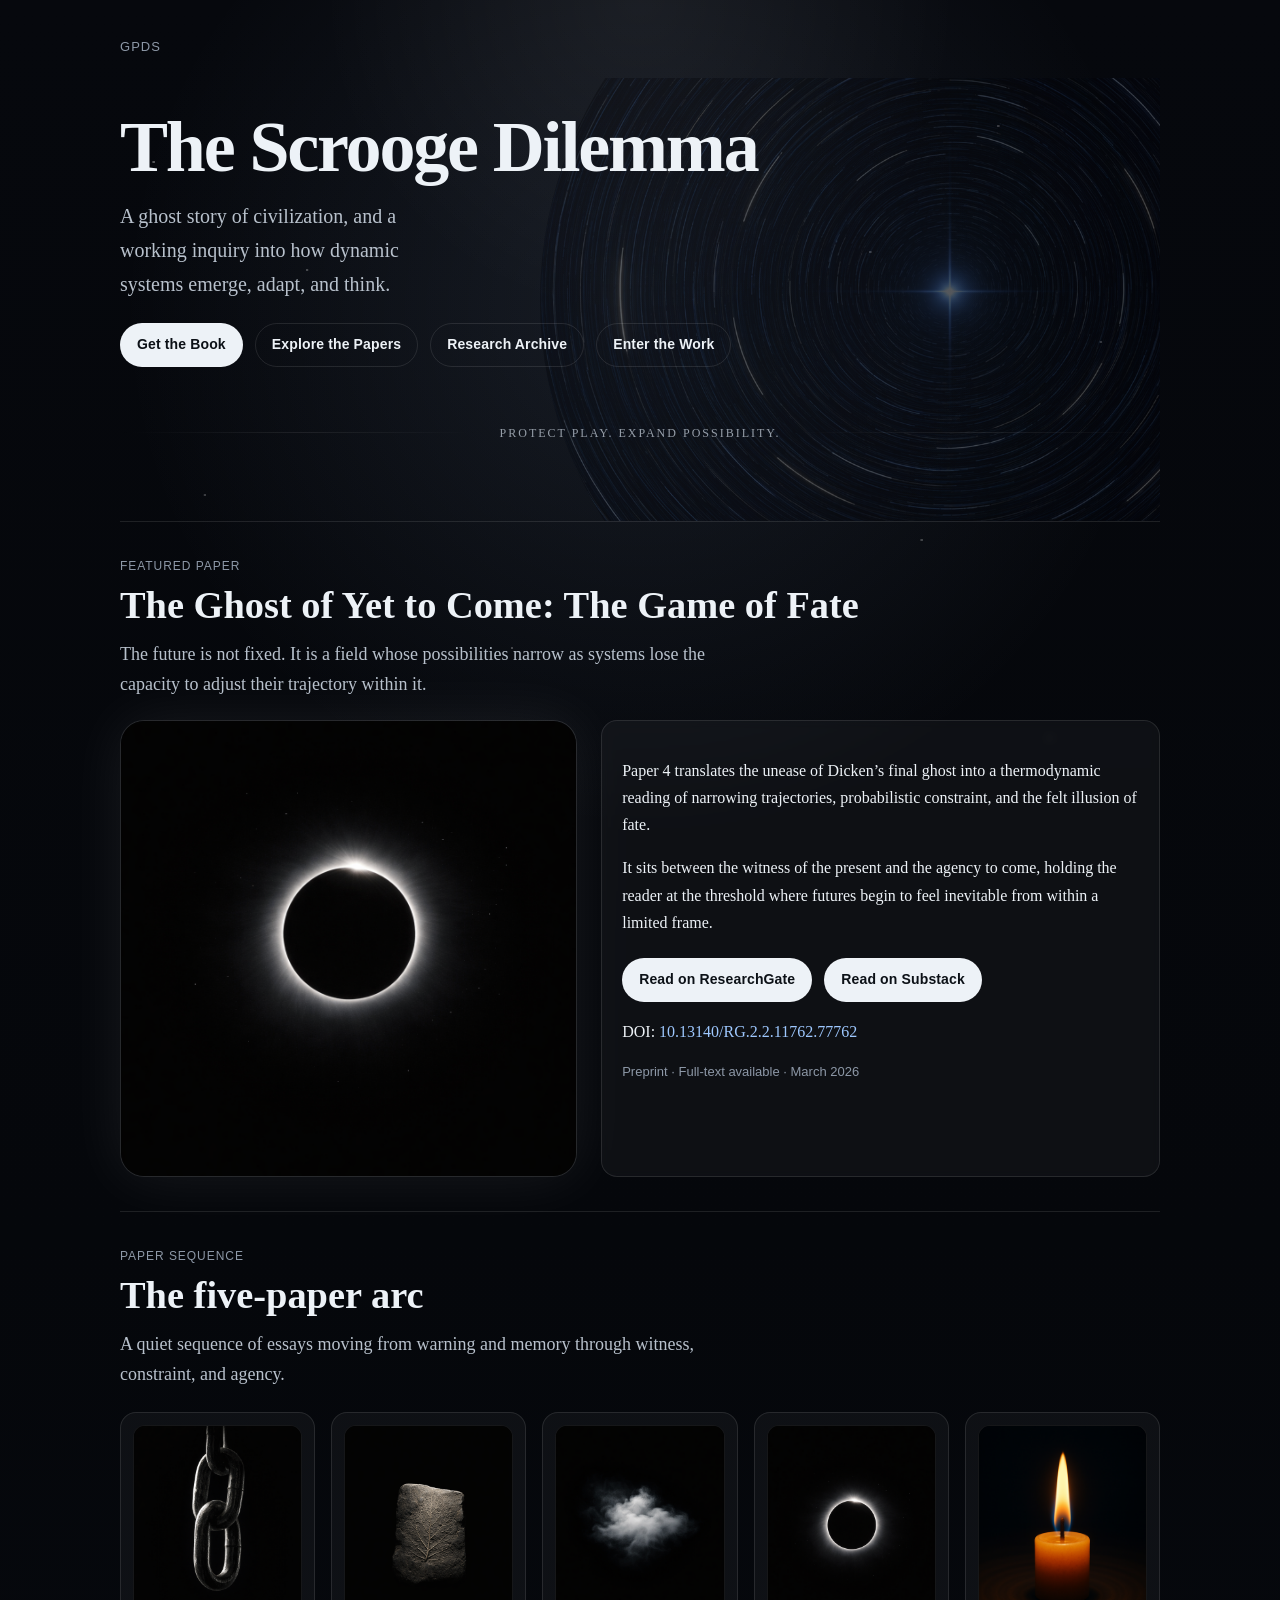
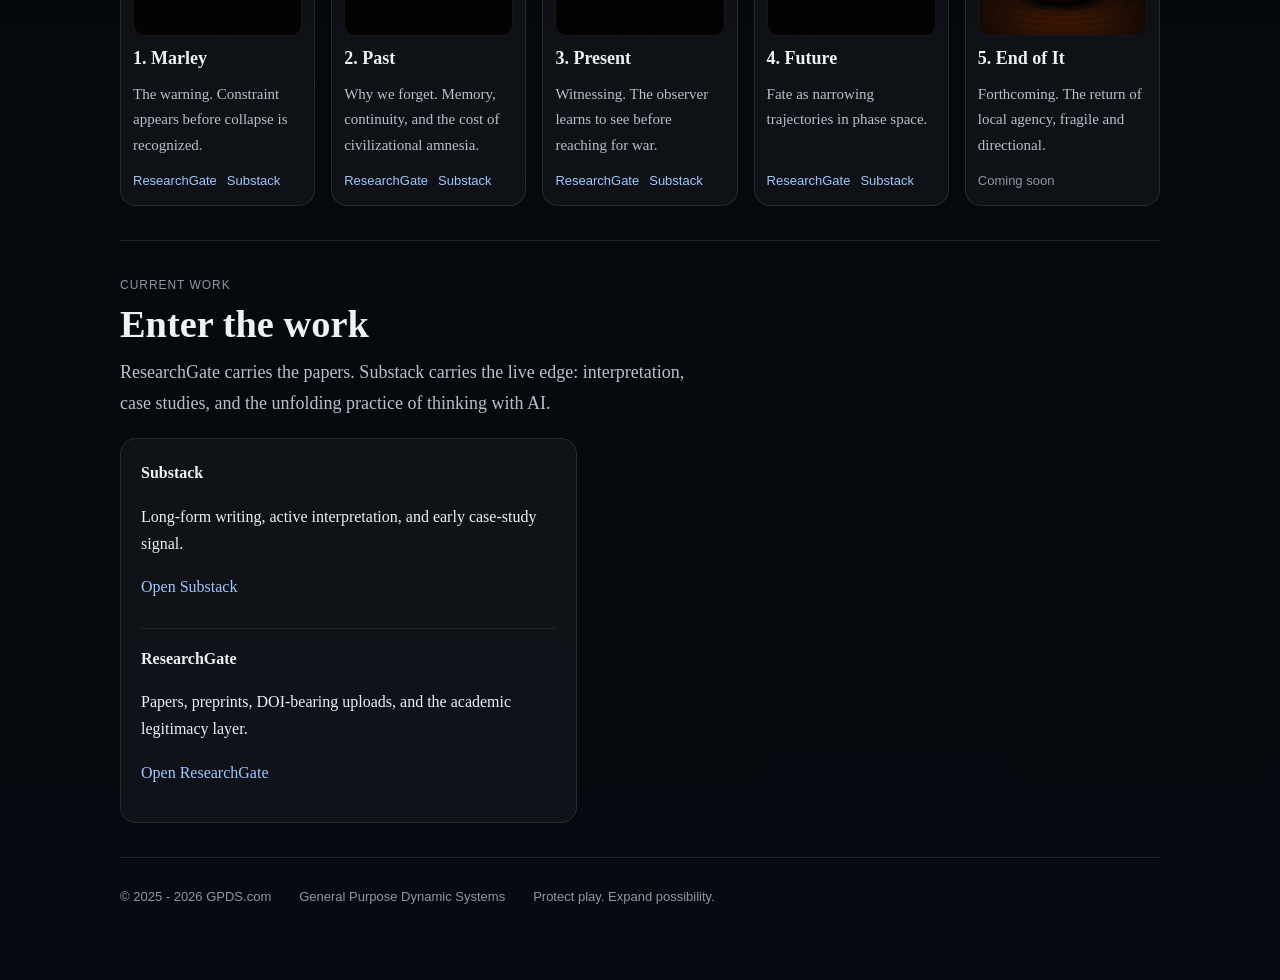
<file: index.html>
<!DOCTYPE html>
<html lang="en">
<head>
  <meta charset="UTF-8" />
  <meta name="viewport" content="width=device-width, initial-scale=1.0" />
  <meta name="description" content="GPDS” General Purpose Dynamic Systems. Home of The Scrooge Dilemma, its paper series, and related signal." />
  <meta name="keywords" content="Scrooge Dilemma, GPDS, General Purpose Dynamic Systems, thermodynamics, phase space, complex systems, dissipative structures, ResearchGate, Substack" />
  <meta property="og:title" content="GPDS” The Scrooge Dilemma and Papers" />
  <meta property="og:description" content="A ghost story of civilization, and a working inquiry into how dynamic systems emerge, adapt, and think." />
  <meta property="og:type" content="website" />
  <title>GPDS - The Scrooge Dilemma and Thermodynamic Papers</title>
  <link rel="stylesheet" href="assets/site.css">
</head>

<body>
  <main class="wrap">
    <div class="topbar">
      <div>GPDS</div>
    </div>

	<section class="hero">
  <div>
    <h1>The Scrooge Dilemma</h1>
    <p>
      A ghost story of civilization, and a working inquiry into how dynamic systems emerge, adapt, and think. 
    </p>

    <div class="cta-row">
      <a class="btn primary" href="/scrooge">Get the Book</a>
      <a class="btn secondary" href="#papers">Explore the Papers</a>
      <a class="btn secondary" href="/research/">Research Archive</a>
<a class="btn secondary" href="https://andrewjcrook.substack.com/" target="_blank">Enter the Work</a>
    </div>
</div>

<div class="signal-line">
<Span> Protect play. Expand possibility. </Span>
</div>
	</section>
	  
    <section id="featured" class="section">
      <p class="section-kicker">Featured Paper</p>
      <h2>The Ghost of Yet to Come: The Game of Fate</h2>
      <p class="lede">
        The future is not fixed. It is a field whose possibilities narrow as systems lose the capacity to adjust their trajectory within it.
      </p>

      <div class="feature-grid">
        <div class="paper-art">
          <img src="assets/4-Yet_to_Come-Eclipse.png" alt="Paper 4 eclipse cover art" />
        </div>
        <div class="card">
          <p>
            Paper 4 translates the unease of Dicken’s final ghost into a thermodynamic reading of narrowing trajectories, probabilistic constraint, and the felt illusion of fate.
          </p>
          <p>
            It sits between the witness of the present and the agency to come, holding the reader at the threshold where futures begin to feel inevitable from within a limited frame.
          </p>
          <div class="cta-row">
            <a class="btn primary" href="https://www.researchgate.net/publication/402553642_Scrooge_Dilemma-Ghost_of_Yet_to_Come-The_Game_of_Fate" target="_blank" rel="noopener">Read on ResearchGate</a>
      		<a class="btn primary" href="https://andrewjcrook.substack.com/p/the-ghost-of-yet-to-come-the-game" target="_blank" rel="noopener">Read on Substack</a>
		  </div> 
       <p>
             DOI: <a href="https://doi.org/10.13140/RG.2.2.11762.77762" target="_blank" rel="noopener noreferrer">10.13140/RG.2.2.11762.77762</a>
          </p>
          <p class="meta">Preprint · Full-text available · March 2026</p>
        </div>
      </div>
    </section>

    <section id="papers" class="section">
      <p class="section-kicker">Paper Sequence</p>
      <h2>The five-paper arc</h2>
      <p class="lede">
        A quiet sequence of essays moving from warning and memory through witness, constraint, and agency.
      </p>

      <div class="series-grid">
        <article class="series-card">
          <div class="thumb"><img src="assets/1-Marley-Chain.png" alt="Marley chain cover art" /></div>
          <h3>1. Marley</h3>
          <p>The warning. Constraint appears before collapse is recognized.</p>
          <div class="links">
            <a href="https://www.researchgate.net/publication/399198075" target="_blank" rel="noopener">ResearchGate</a>
			<a href="https://open.substack.com/pub/andrewjcrook/p/marleys-warning-examined?utm_campaign=post-expanded-share&utm_medium=web" target="_blank" rel="noopener">Substack</a>
          </div>
        </article>

        <article class="series-card">
          <div class="thumb"><img src="assets/2-Past-Fossil.png" alt="Past fossil leaf cover art" /></div>
          <h3>2. Past</h3>
          <p>Why we forget. Memory, continuity, and the cost of civilizational amnesia.</p>
          <div class="links">
            <a href="https://www.researchgate.net/publication/399466440" target="_blank" rel="noopener">ResearchGate</a>
			<a href="https://open.substack.com/pub/andrewjcrook/p/the-ghost-of-the-past-why-we-forget?utm_campaign=post-expanded-share&utm_medium=web" target="_blank" rel="noopener">Substack</a>
          </div>
        </article>

        <article class="series-card">
          <div class="thumb"><img src="assets/3-Present-Cloud.png" alt="Present cloud cover art" /></div>
          <h3>3. Present</h3>
          <p>Witnessing. The observer learns to see before reaching for war.</p>
          <div class="links">
            <a href="https://www.researchgate.net/publication/399797436_The_Present_Ghost_Witness_not_War" target="_blank" rel="noopener">ResearchGate</a>
			<a href="https://open.substack.com/pub/andrewjcrook/p/the-present-ghost-witness-not-war?utm_campaign=post-expanded-share&utm_medium=web" target="_blank" rel="noopener">Substack</a>
			  
          </div>
        </article>

        <article class="series-card">
          <div class="thumb"><img src="assets/4-Yet_to_Come-Eclipse.png" alt="Future eclipse cover art" /></div>
          <h3>4. Future</h3>
          <p>Fate as narrowing trajectories in phase space.</p>
          <div class="links">
            <a href="https://www.researchgate.net/publication/402553642_Scrooge_Dilemma-Ghost_of_Yet_to_Come-The_Game_of_Fate" target="_blank" rel="noopener">ResearchGate</a>
			<a href="https://open.substack.com/pub/andrewjcrook/p/the-ghost-of-yet-to-come-the-game?utm_campaign=post-expanded-share&utm_medium=web" target="_blank" rel="noopener">Substack</a>
		  </div>
        </article>

        <article class="series-card">
          <div class="thumb"><img src="assets/5-End_of_it-Candle.png" alt="Agency candle cover art" /></div>
          <h3>5. End of It</h3>
          <p>Forthcoming. The return of local agency, fragile and directional.</p>
          <div class="links">
            <span class="small">Coming soon</span>
          </div>
        </article>
      </div>
    </section>

    <section id="current-work" class="section">
      <p class="section-kicker">Current Work</p>
      <h2>Enter the work</h2>
      <p class="lede">
        ResearchGate carries the papers. Substack carries the live edge: interpretation, case studies, and the unfolding practice of thinking with AI. </p>
      <div class="signal-grid">
        <div class="card signal-list">
          <div class="signal-item">
            <strong>Substack</strong>
            <p>Long-form writing, active interpretation, and early case-study signal.</p>
            <a href="https://andrewjcrook.substack.com/" target="_blank" rel="noopener">Open Substack</a>
          </div>
          <div class="signal-item">
            <strong>ResearchGate</strong>
            <p>Papers, preprints, DOI-bearing uploads, and the academic legitimacy layer.</p>
            <a href="https://www.researchgate.net/profile/Andrew-Crook-6" target="_blank" rel="noopener">Open ResearchGate</a>
          </div>
        </div>
      </div>
    </section>

    <footer>
      <span>© 2025 - 2026 GPDS.com</span>
      <span></span>
      <span>General Purpose Dynamic Systems</span>
      <span></span>
      <span>Protect play. Expand possibility.</span>
    </footer>
  </main>
</body>
</html>
</file>
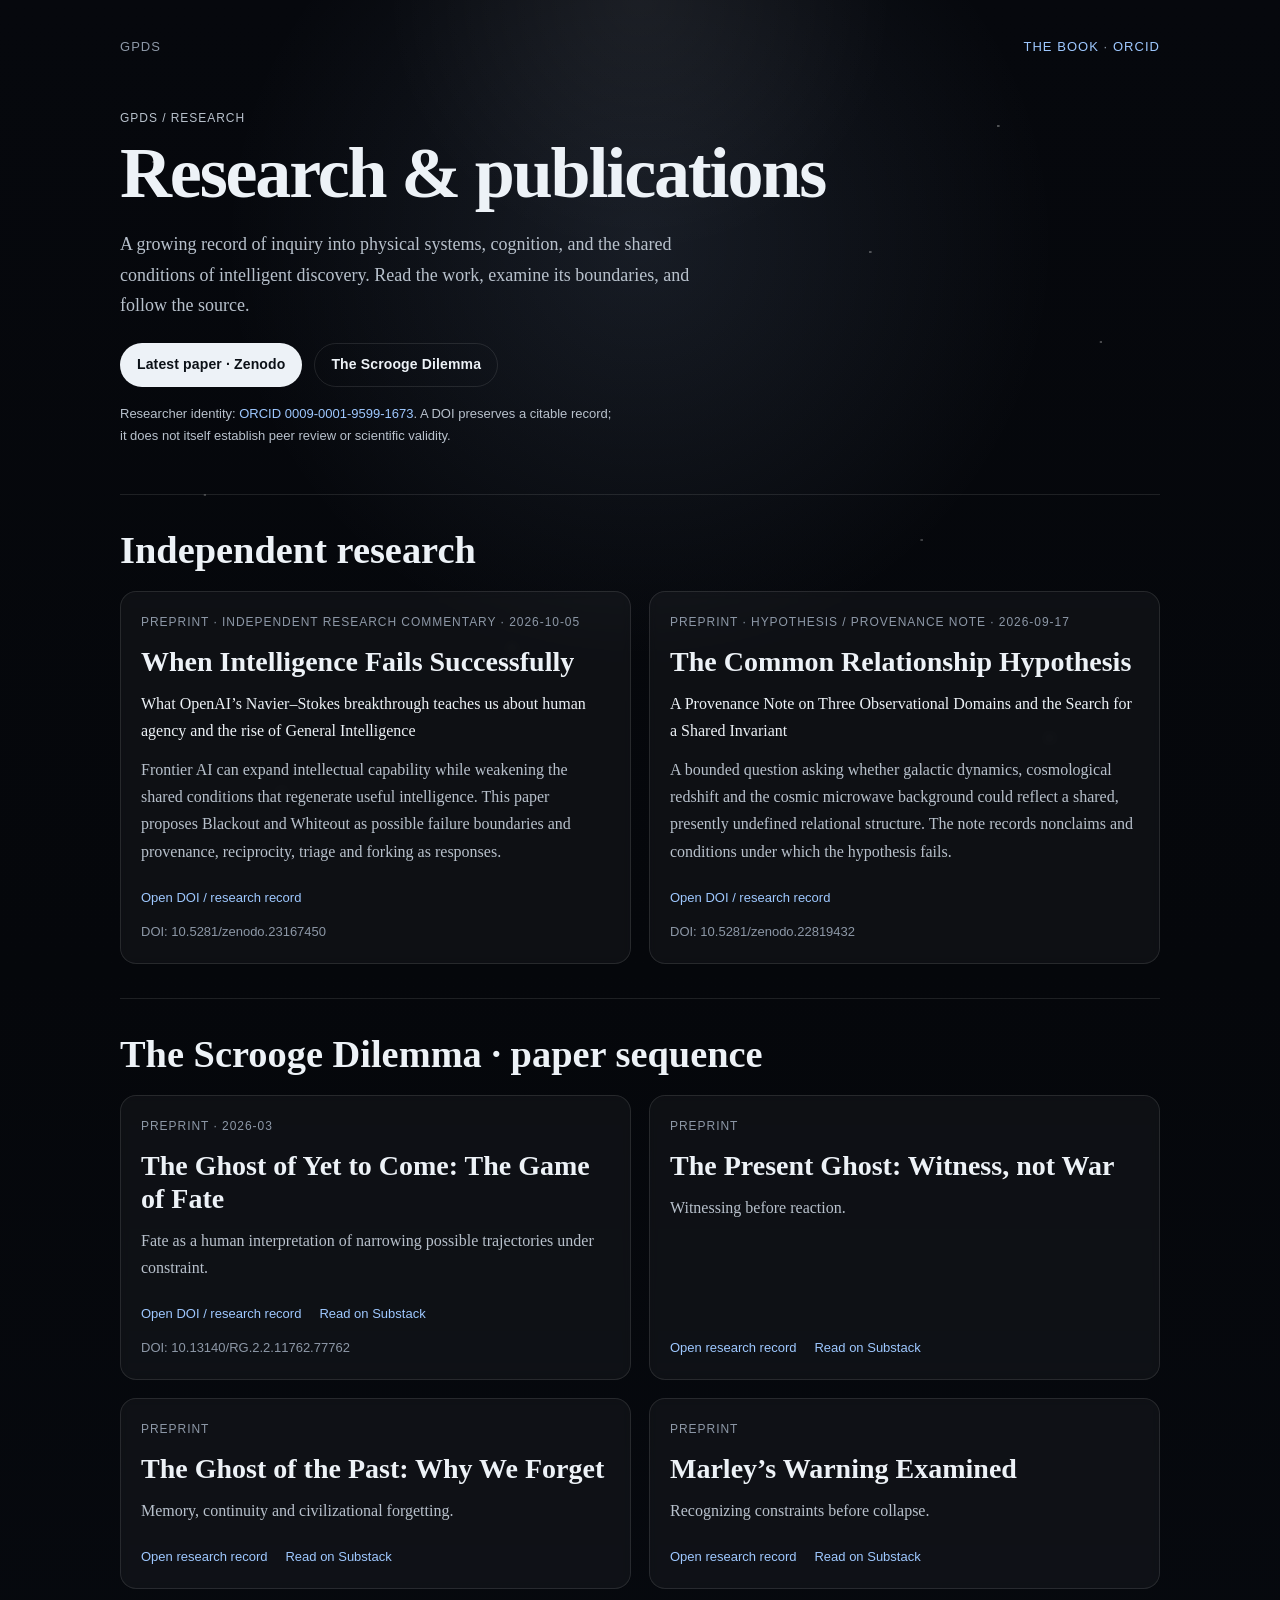
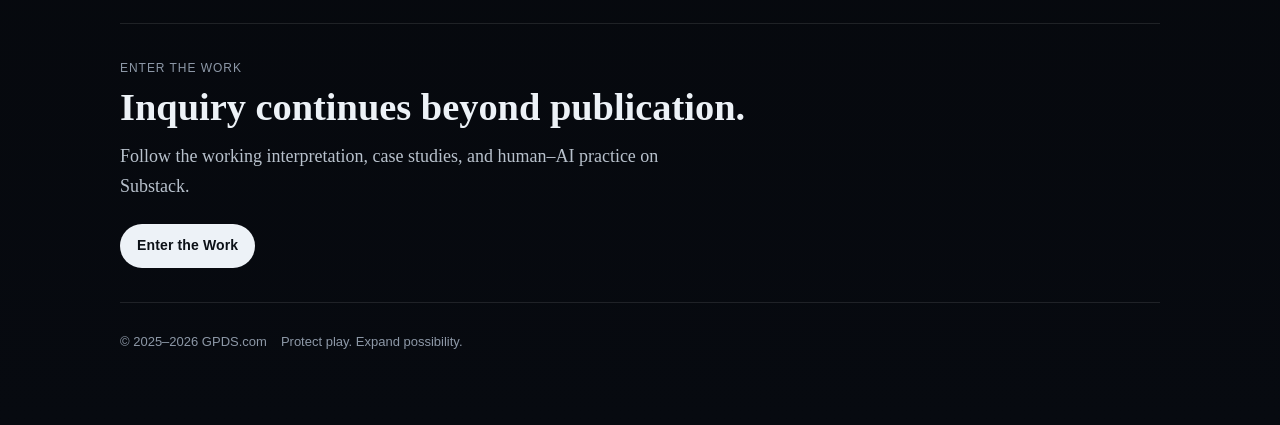
<file: research/index.html>
<!DOCTYPE html>
<html lang="en">
<head>
  <meta charset="UTF-8">
  <meta name="viewport" content="width=device-width, initial-scale=1">
  <meta name="description" content="GPDS research archive: The Scrooge Dilemma, General Intelligence, and independent research by Andrew Joseph Crook. Citable papers, DOIs and publication lineage.">
  <meta property="og:title" content="Research · GPDS">
  <meta property="og:description" content="Research records, publications, provenance and the five-paper Scrooge Dilemma arc.">
  <meta property="og:type" content="website">
  <link rel="canonical" href="https://gpds.com/research/">
  <link rel="stylesheet" href="/assets/site.css">
  <title>Research · GPDS</title>
  <style>
    .research-header {padding: 30px 0 34px;border-bottom: 1px solid var(--line);}
    .research-header h1 {margin: 10px 0 20px;}
    .research-header p {max-width: 68ch;color: var(--muted);}
    .research-group {padding: 34px 0;border-bottom: 1px solid var(--line);}
    .research-grid {display: grid;grid-template-columns: repeat(2,minmax(0,1fr));gap: 18px;margin-top: 20px;}
    .research-card {display:flex;flex-direction:column;gap:12px;}
    .research-card h3 {font-size: clamp(21px, 2.4vw, 28px);line-height:1.18;margin:0;}
    .research-card p {margin:0;color:var(--muted);}
    .research-card .section-kicker {color:var(--soft);}
    .research-card .research-subtitle {color:var(--ink);}
    .research-links {display:flex;gap:12px 18px;flex-wrap:wrap;margin-top:auto;padding-top:10px;font-family:Arial,Helvetica,sans-serif;font-size:13px;}
    .research-card .research-doi {overflow-wrap:anywhere;color:var(--soft);}
    .research-nav {font-family:Arial,Helvetica,sans-serif;font-size:13px;}
    @media (max-width: 640px) {.research-grid {grid-template-columns:1fr;}.research-header {padding-top:18px;}}
  </style>
  <script type="application/ld+json">{"@context":"https://schema.org","@type":"CollectionPage","name":"GPDS Research","url":"https://gpds.com/research/","author":{"@type":"Person","name":"Andrew Joseph Crook","sameAs":"https://orcid.org/0009-0001-9599-1673"}}</script>
  <script src="/assets/research.js" defer></script>
</head>
<body>
 <main class="wrap">
  <div class="topbar"><a href="/" style="color:inherit">GPDS</a><div class="research-nav"><a href="/scrooge/">The Book</a> · <a href="https://orcid.org/0009-0001-9599-1673" rel="noopener noreferrer" target="_blank">ORCID</a></div></div>
  <header class="research-header">
   <p class="section-kicker">GPDS / RESEARCH</p>
   <h1>Research &amp; publications</h1>
   <p class="lede">A growing record of inquiry into physical systems, cognition, and the shared conditions of intelligent discovery. Read the work, examine its boundaries, and follow the source.</p>
   <div class="cta-row"><a class="btn primary" href="https://doi.org/10.5281/zenodo.23167450" target="_blank" rel="noopener noreferrer">Latest paper · Zenodo</a><a class="btn secondary" href="/scrooge/">The Scrooge Dilemma</a></div>
   <p class="meta" style="margin-top:16px">Researcher identity: <a href="https://orcid.org/0009-0001-9599-1673" target="_blank" rel="noopener noreferrer">ORCID 0009-0001-9599-1673</a>. A DOI preserves a citable record; it does not itself establish peer review or scientific validity.</p>
  </header>
  <div id="research-catalogue" aria-live="polite"></div>
  <p id="catalogue-status" class="meta">Loading the research catalogue…</p>
  <noscript><section class="section"><h2>Browse the papers</h2><p><a href="https://doi.org/10.5281/zenodo.23167450">When Intelligence Fails Successfully</a></p><p><a href="https://doi.org/10.5281/zenodo.22819432">The Common Relationship Hypothesis</a></p><p><a href="/#papers">The Scrooge Dilemma paper sequence</a></p></section></noscript>
  <section class="section"><p class="section-kicker">ENTER THE WORK</p><h2>Inquiry continues beyond publication.</h2><p class="lede">Follow the working interpretation, case studies, and human–AI practice on Substack.</p><div class="cta-row"><a class="btn primary" href="https://andrewjcrook.substack.com/" target="_blank" rel="noopener noreferrer">Enter the Work</a></div></section>
  <footer><span>© 2025–2026 GPDS.com</span><span>Protect play. Expand possibility.</span></footer>
 </main>
</body>
</html>
</file>
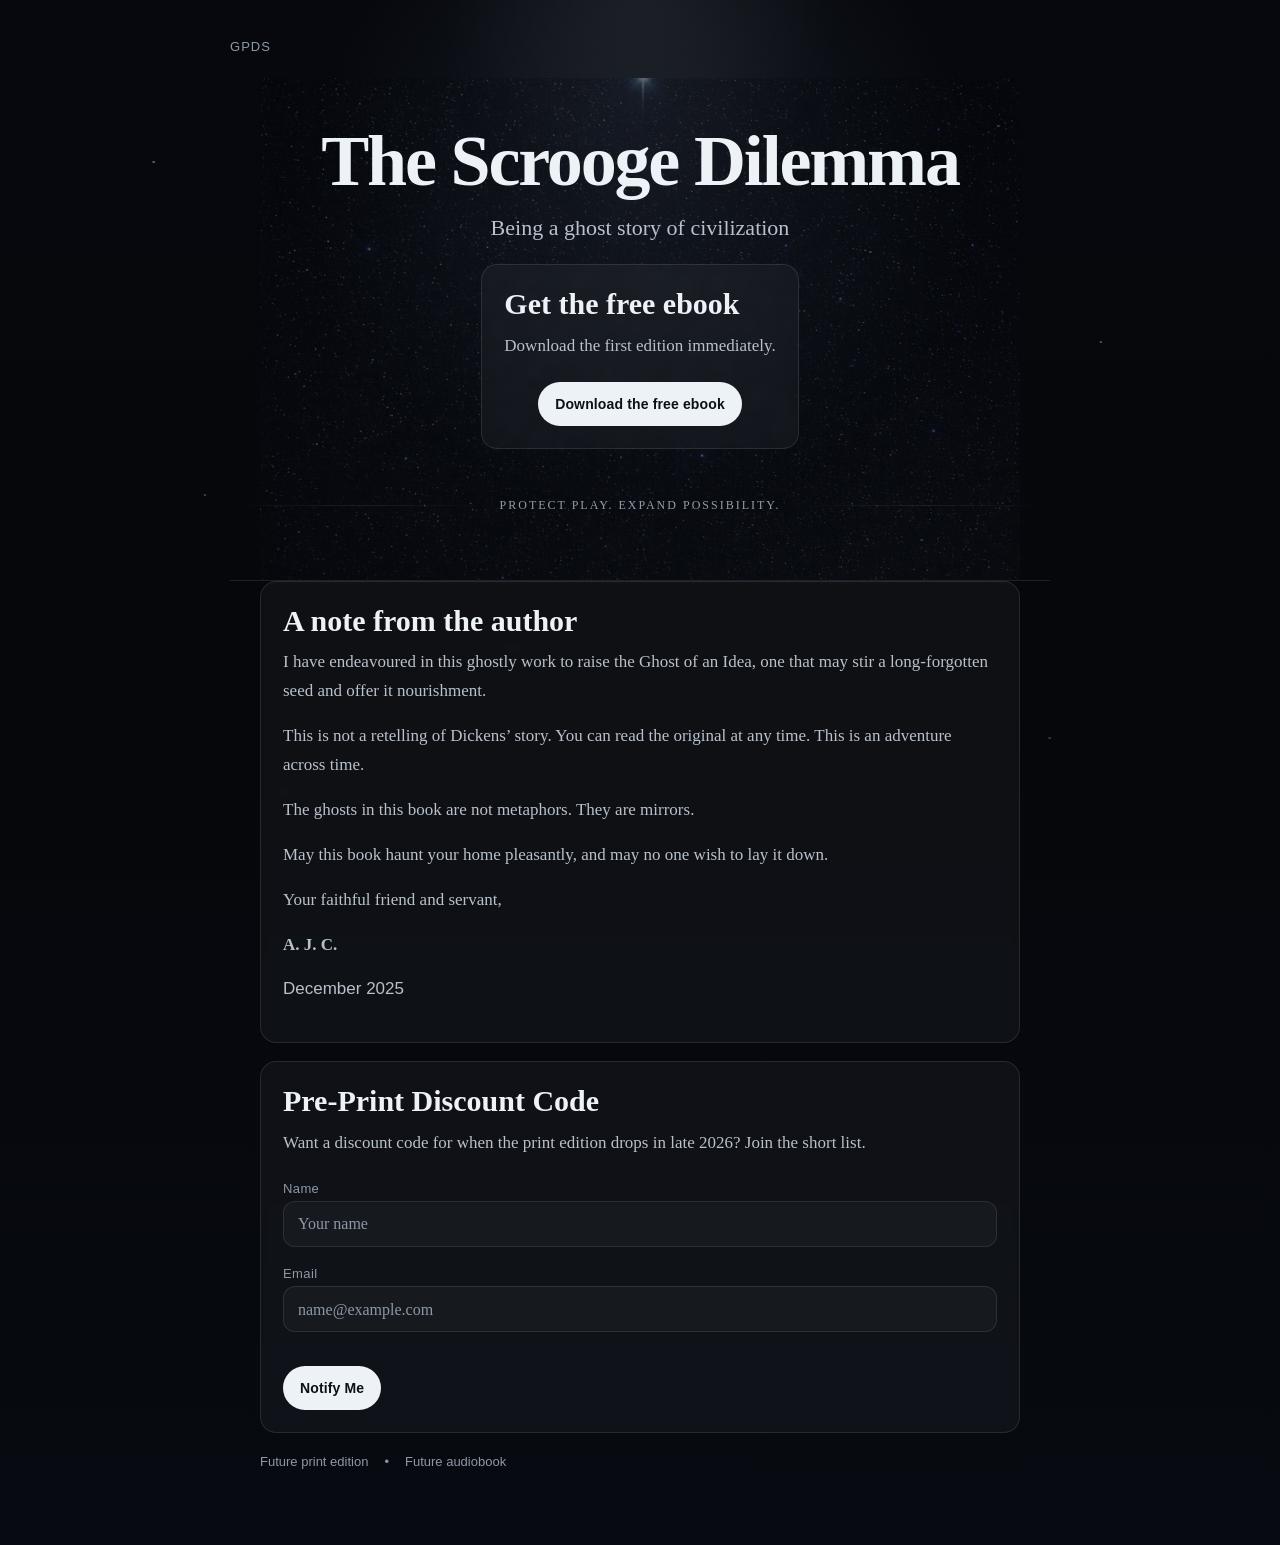
<file: scrooge/index.html>
<!DOCTYPE html>
<html lang="en">
<head>
  <meta charset="UTF-8" />
  <meta name="viewport" content="width=device-width, initial-scale=1.0" />
  <meta name="description" content="The Scrooge Dilemma — First Edition. Download the free ebook and join the print release list." />
  <meta property="og:title" content="The Scrooge Dilemma — First Edition" />
  <meta property="og:description" content="A ghost story of civilization, written for humans and released with machine notes." />
  <meta property="og:type" content="website" />
  <title>The Scrooge Dilemma — First Edition</title>

  <link rel="stylesheet" href="/assets/site.css" />

  <style>
    .book-page {
      max-width: 860px;
      margin: 0 auto;
      padding: 28px 20px 72px;
      position: relative;
      z-index: 1;
    }

    .book-hero {
      position: relative;
      overflow: hidden;
      display: grid;
      gap: 18px;
      padding: 48px 0 28px;
      border-bottom: 1px solid var(--line);
    }

    .book-hero::after {
      content: "";
      position: absolute;
      width: 760px;
      height: 760px;
      left: 50%;
      top: 40%;
      transform: translate(-50%, -50%);
      background-image: url("/assets/0-cover-art.png");
      background-repeat: no-repeat;
      background-size: cover;
      background-position: center;
      opacity: 0.30;
      pointer-events: none;
      z-index: 0;
      border-radius: 10%;
      filter: saturate(1.05);
    }

    .book-hero > * {
      position: relative;
      z-index: 1;
    }

    .book-intro {
      max-width: 760px;
      margin: 0 auto;
      text-align: center;
    }

    .book-intro h1 {
      margin: 0 0 12px;
    }

    .book-subtitle {
      margin: 0 auto;
      max-width: 34ch;
      color: var(--muted);
      font-size: 22px;
    }

    .download-panel,
    .signup-panel,
    .note-panel {
      border: 1px solid var(--line);
      background: var(--panel);
      border-radius: var(--radius);
      padding: 22px;
      backdrop-filter: blur(4px);
    }

    .download-panel {
      max-width: 760px;
      margin: 0 auto;
    }

    .download-panel h2,
    .signup-panel h2,
    .note-panel h2 {
      margin: 0 0 10px;
      font-size: clamp(22px, 3vw, 30px);
      line-height: 1.15;
    }

    .download-panel p,
    .signup-panel p,
    .note-panel p {
      margin: 0 0 16px;
      color: var(--muted);
      font-size: 17px;
    }

    .book-meta {
      font-family: Arial, Helvetica, sans-serif;
      font-size: 13px;
      color: var(--soft);
      margin-top: 8px;
    }

    .book-actions {
      display: grid;
      gap: 18px;
      max-width: 760px;
      margin: 0 auto;
    }

    .book-form {
      display: grid;
      gap: 12px;
    }

    .book-form label {
      font-family: Arial, Helvetica, sans-serif;
      font-size: 13px;
      color: var(--soft);
      letter-spacing: 0.03em;
    }

    .book-form input {
      width: 100%;
      min-height: 46px;
      padding: 0 14px;
      border-radius: 12px;
      border: 1px solid var(--line);
      background: rgba(255,255,255,0.03);
      color: var(--ink);
      font: inherit;
    }

    .book-form input::placeholder {
      color: var(--soft);
    }

    .book-form button {
      cursor: pointer;
    }

    .mini-links {
      display: flex;
      flex-wrap: wrap;
      gap: 10px 16px;
      font-family: Arial, Helvetica, sans-serif;
      font-size: 13px;
      color: var(--soft);
    }

    @media (max-width: 640px) {
      .book-page {
        padding-left: 16px;
        padding-right: 16px;
      }

      .book-hero {
        padding: 28px 0 20px;
      }

      .book-hero::after {
        width: 420px;
        height: 420px;
        left: 50%;
        top: 30%;
        transform: translate(-50%, -50%);
        opacity: 0.30;
        background-size: cover;
        background-position: center;
      }

      .book-intro h1 {
        font-size: 38px;
      }

      .book-subtitle,
      .download-panel p,
      .signup-panel p,
      .note-panel p {
        font-size: 16px;
      }
    }
  </style>
</head>

<body>
  <main class="book-page">
    <div class="topbar">
      <div><a href="/" style="color: inherit; text-decoration: none;">GPDS</a></div>
    </div>

    <section class="book-hero">
      <div class="book-intro">
        <h1>The Scrooge Dilemma</h1>
        <p class="book-subtitle">
          Being a ghost story of civilization
        </p>
      </div>

      <div class="download-panel">
        <h2>Get the free ebook</h2>
        <p>Download the first edition immediately.</p>
        <div class="cta-row" style="display: flex; justify-content: center;">
        <a class="btn primary" href="/scrooge/Scrooge_Dilemma.pdf" download>Download the free ebook</a>
        </div>
          </div>


    <div class="signal-line">
      <span>Protect play. Expand possibility.</span>
    </div>
    </section>
    <section class="book-actions">
      <div class="note-panel">
        <h2>A note from the author</h2>
        <p>I have endeavoured in this ghostly work to raise the Ghost of an Idea, one that may stir a long-forgotten seed and offer it nourishment.</p>
        <p>This is not a retelling of Dickens’ story. You can read the original at any time. This is an adventure across time.</p>
        <p>The ghosts in this book are not metaphors. They are mirrors.</p>
        <p>May this book haunt your home pleasantly, and may no one wish to lay it down.</p>
        <p>Your faithful friend and servant,</p>
        <p><strong>A. J. C.</strong></p>
        <p class="book-meta">December 2025</p>
      </div>
      <div class="signup-panel">
        <h2>Pre-Print Discount Code</h2>
        <p>
          Want a discount code for when the print edition drops in late 2026? Join the short list. 
        </p>
         <form name="scrooge-print-list" method="POST" data-netlify="true" action="/scrooge/thank-you.html" class="book-form">
          <input type="hidden" name="form-name" value="scrooge-print-list" />
          <div>
            <label for="name">Name</label>
            <input id="name" name="name" type="text" placeholder="Your name" />
          </div>

          <div>
            <label for="email">Email</label>
            <input id="email" name="email" type="email" placeholder="name@example.com" required />
          </div>

          <div class="cta-row">
            <button class="btn primary" type="submit">Notify Me</button>
          </div>
        </form>

         </div>

     

      <div class="mini-links">
        <span>Future print edition</span>
        <span>•</span>
        <span>Future audiobook</span>
      </div>
    </section>
  </main>
</body>
</html>
</file>
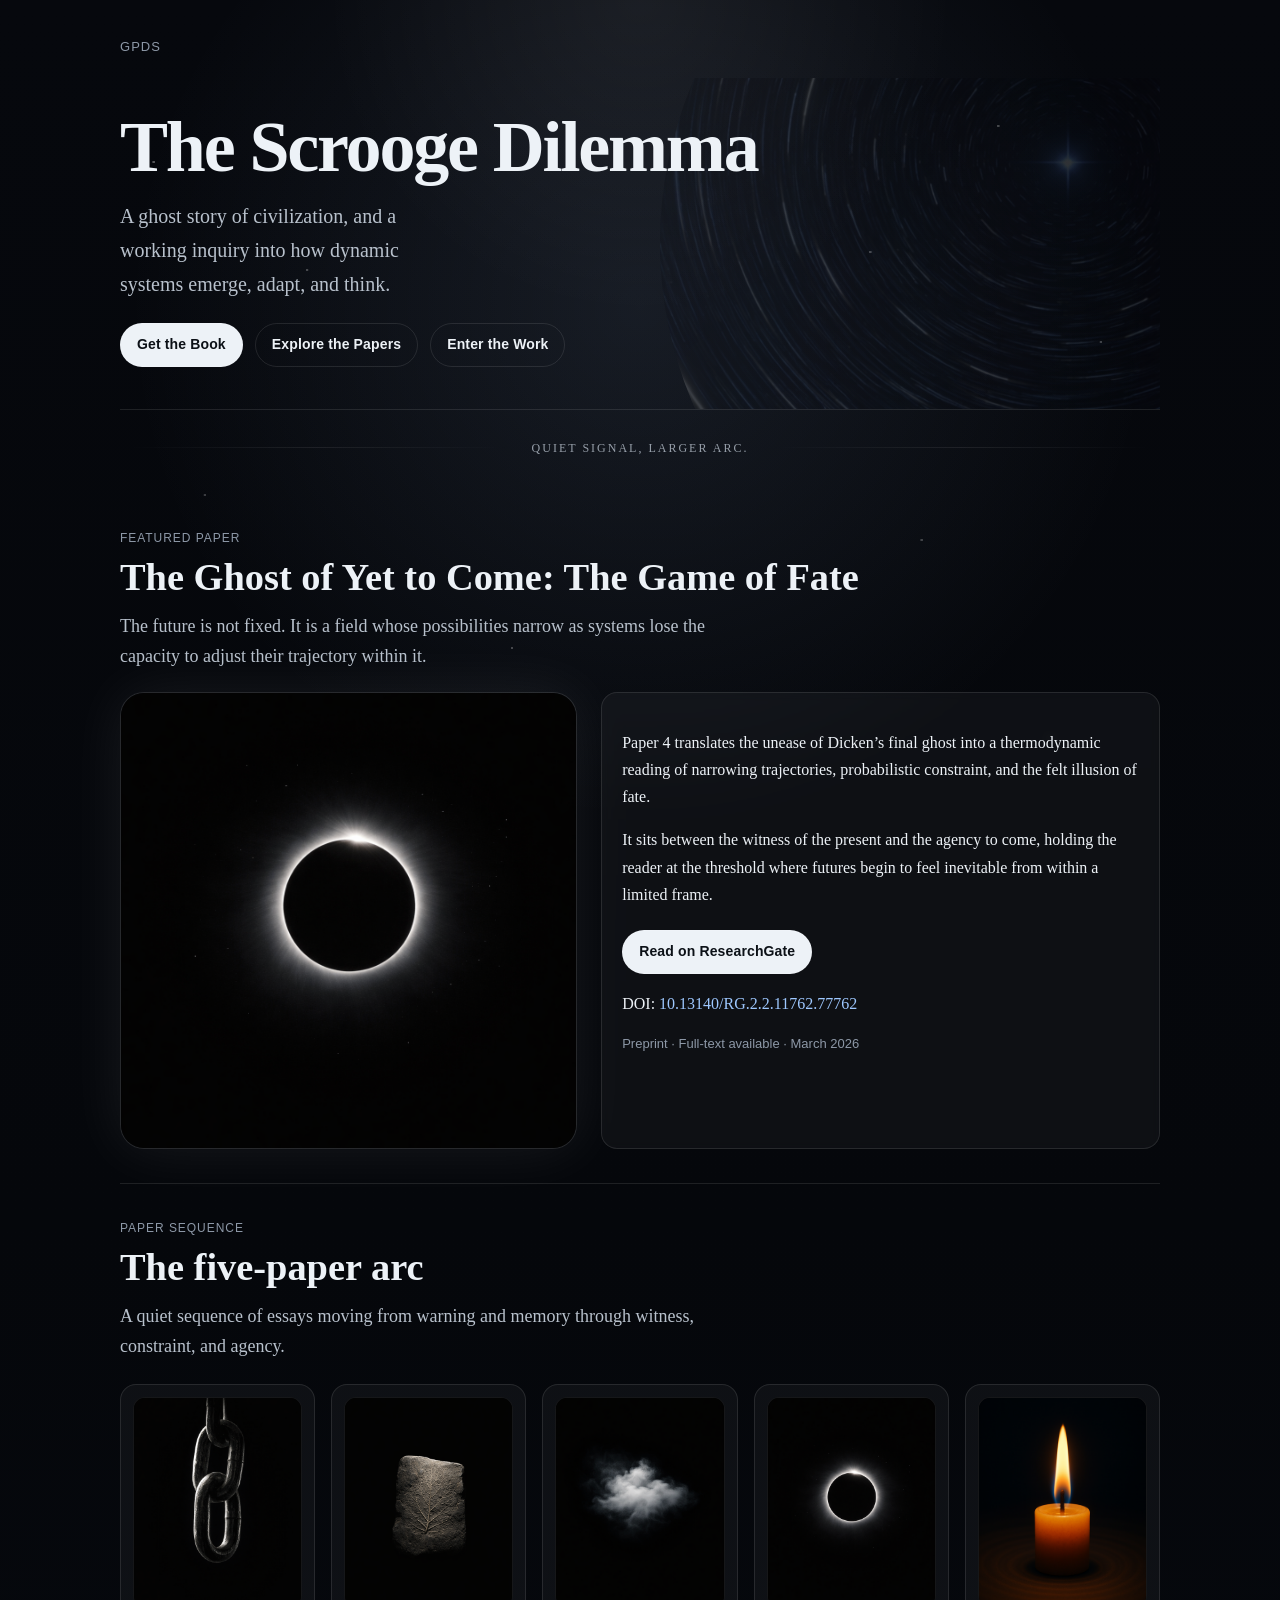
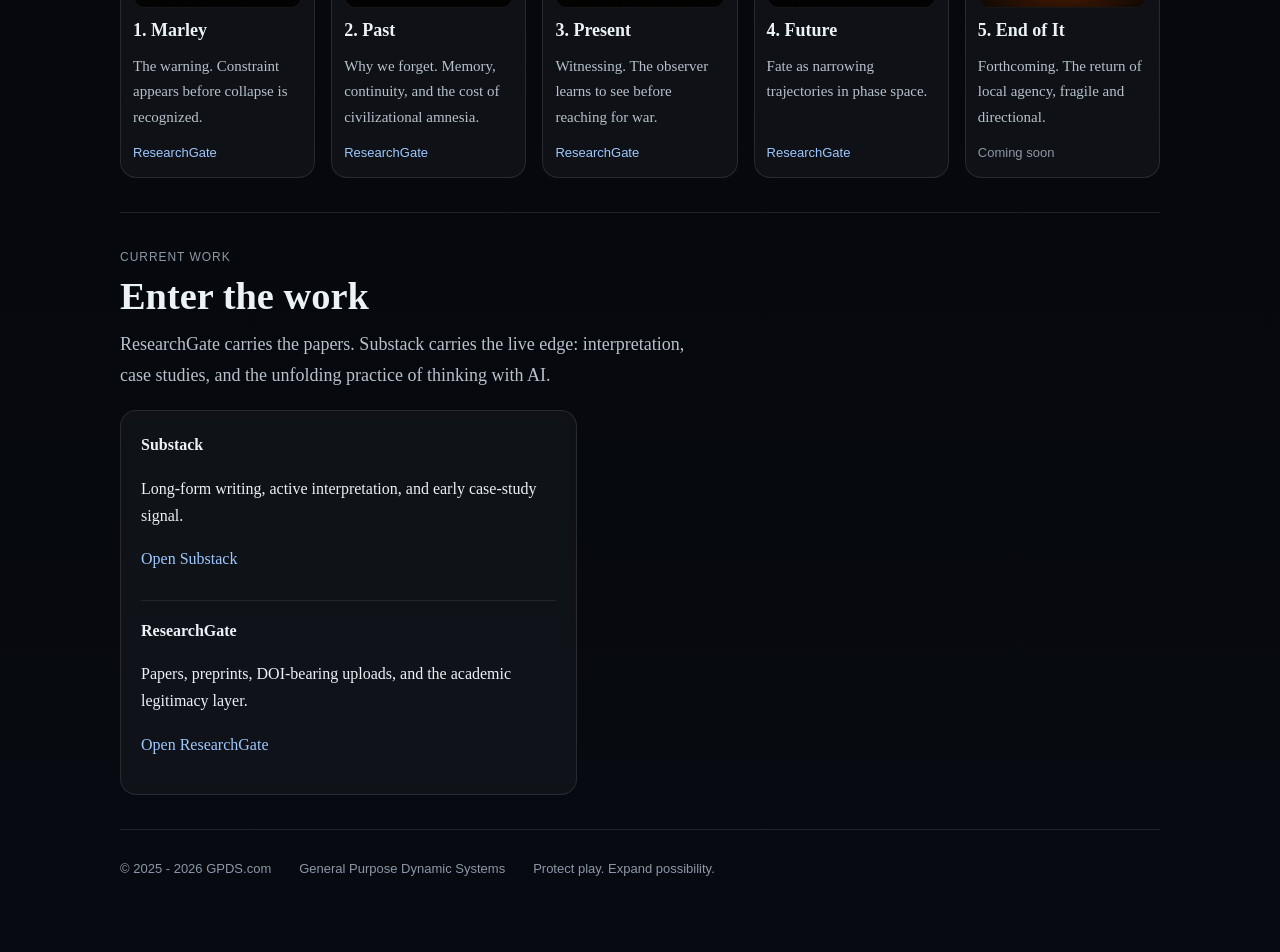
<file: v2/index.html>
<!DOCTYPE html>
<html lang="en">
<head>
  <meta charset="UTF-8" />
  <meta name="viewport" content="width=device-width, initial-scale=1.0" />
  <meta name="description" content="GPDS” General Purpose Dynamic Systems. Home of The Scrooge Dilemma, its paper series, and related signal." />
  <meta name="keywords" content="Scrooge Dilemma, GPDS, General Purpose Dynamic Systems, thermodynamics, phase space, complex systems, dissipative structures, ResearchGate, Substack" />
  <meta property="og:title" content="GPDS” The Scrooge Dilemma and Papers" />
  <meta property="og:description" content="A ghost story of civilization, and a working inquiry into how dynamic systems emerge, adapt, and think." />
  <meta property="og:type" content="website" />
  <title>GPDS - The Scrooge Dilemma and Thermodynamic Papers</title>
  <link rel="stylesheet" href="assets/site.css">
</head>

<body>
  <main class="wrap">
    <div class="topbar">
      <div>GPDS</div>
    </div>

	<section class="hero">
  <div>
    <h1>The Scrooge Dilemma</h1>
    <p>
      A ghost story of civilization, and a working inquiry into how dynamic systems emerge, adapt, and think. 
    </p>

    <div class="cta-row">
      <a class="btn primary" href="/v2/scrooge">Get the Book</a>
      <a class="btn secondary" href="#papers">Explore the Papers</a>
<a class="btn secondary" href="https://andrewjcrook.substack.com/" target="_blank">Enter the Work</a>
    </div>
</div>
	</section>
<div class="signal-line">
<span>Quiet signal, larger arc.</span>
</div>

    <section id="featured" class="section">
      <p class="section-kicker">Featured Paper</p>
      <h2>The Ghost of Yet to Come: The Game of Fate</h2>
      <p class="lede">
        The future is not fixed. It is a field whose possibilities narrow as systems lose the capacity to adjust their trajectory within it.
      </p>

      <div class="feature-grid">
        <div class="paper-art">
          <img src="assets/4-Yet_to_Come-Eclipse.png" alt="Paper 4 eclipse cover art" />
        </div>
        <div class="card">
          <p>
            Paper 4 translates the unease of Dicken’s final ghost into a thermodynamic reading of narrowing trajectories, probabilistic constraint, and the felt illusion of fate.
          </p>
          <p>
            It sits between the witness of the present and the agency to come, holding the reader at the threshold where futures begin to feel inevitable from within a limited frame.
          </p>
          <div class="cta-row">
            <a class="btn primary" href="https://www.researchgate.net/publication/402553642_Scrooge_Dilemma-Ghost_of_Yet_to_Come-The_Game_of_Fate" target="_blank" rel="noopener">Read on ResearchGate</a>
          </div> 
       <p>
             DOI: <a href="https://doi.org/10.13140/RG.2.2.11762.77762" target="_blank" rel="noopener noreferrer">10.13140/RG.2.2.11762.77762</a>
          </p>
          <p class="meta">Preprint · Full-text available · March 2026</p>
        </div>
      </div>
    </section>

    <section id="papers" class="section">
      <p class="section-kicker">Paper Sequence</p>
      <h2>The five-paper arc</h2>
      <p class="lede">
        A quiet sequence of essays moving from warning and memory through witness, constraint, and agency.
      </p>

      <div class="series-grid">
        <article class="series-card">
          <div class="thumb"><img src="assets/1-Marley-Chain.png" alt="Marley chain cover art" /></div>
          <h3>1. Marley</h3>
          <p>The warning. Constraint appears before collapse is recognized.</p>
          <div class="links">
            <a href="https://www.researchgate.net/publication/399198075" target="_blank" rel="noopener">ResearchGate</a>
          </div>
        </article>

        <article class="series-card">
          <div class="thumb"><img src="assets/2-Past-Fossil.png" alt="Past fossil leaf cover art" /></div>
          <h3>2. Past</h3>
          <p>Why we forget. Memory, continuity, and the cost of civilizational amnesia.</p>
          <div class="links">
            <a href="https://www.researchgate.net/publication/399466440" target="_blank" rel="noopener">ResearchGate</a>
          </div>
        </article>

        <article class="series-card">
          <div class="thumb"><img src="assets/3-Present-Cloud.png" alt="Present cloud cover art" /></div>
          <h3>3. Present</h3>
          <p>Witnessing. The observer learns to see before reaching for war.</p>
          <div class="links">
            <a href="https://www.researchgate.net/publication/399797436_The_Present_Ghost_Witness_not_War" target="_blank" rel="noopener">ResearchGate</a>
          </div>
        </article>

        <article class="series-card">
          <div class="thumb"><img src="assets/4-Yet_to_Come-Eclipse.png" alt="Future eclipse cover art" /></div>
          <h3>4. Future</h3>
          <p>Fate as narrowing trajectories in phase space.</p>
          <div class="links">
            <a href="https://www.researchgate.net/publication/402553642_Scrooge_Dilemma-Ghost_of_Yet_to_Come-The_Game_of_Fate" target="_blank" rel="noopener">ResearchGate</a>
          </div>
        </article>

        <article class="series-card">
          <div class="thumb"><img src="assets/5-End_of_it-Candle.png" alt="Agency candle cover art" /></div>
          <h3>5. End of It</h3>
          <p>Forthcoming. The return of local agency, fragile and directional.</p>
          <div class="links">
            <span class="small">Coming soon</span>
          </div>
        </article>
      </div>
    </section>

    <section id="current-work" class="section">
      <p class="section-kicker">Current Work</p>
      <h2>Enter the work</h2>
      <p class="lede">
        ResearchGate carries the papers. Substack carries the live edge: interpretation, case studies, and the unfolding practice of thinking with AI. </p>
      <div class="signal-grid">
        <div class="card signal-list">
          <div class="signal-item">
            <strong>Substack</strong>
            <p>Long-form writing, active interpretation, and early case-study signal.</p>
            <a href="https://andrewjcrook.substack.com/" target="_blank" rel="noopener">Open Substack</a>
          </div>
          <div class="signal-item">
            <strong>ResearchGate</strong>
            <p>Papers, preprints, DOI-bearing uploads, and the academic legitimacy layer.</p>
            <a href="https://www.researchgate.net/profile/Andrew-Crook-6" target="_blank" rel="noopener">Open ResearchGate</a>
          </div>
        </div>
      </div>
    </section>

    <footer>
      <span>© 2025 - 2026 GPDS.com</span>
      <span></span>
      <span>General Purpose Dynamic Systems</span>
      <span></span>
      <span>Protect play. Expand possibility.</span>
    </footer>
  </main>
</body>
</html>
</file>
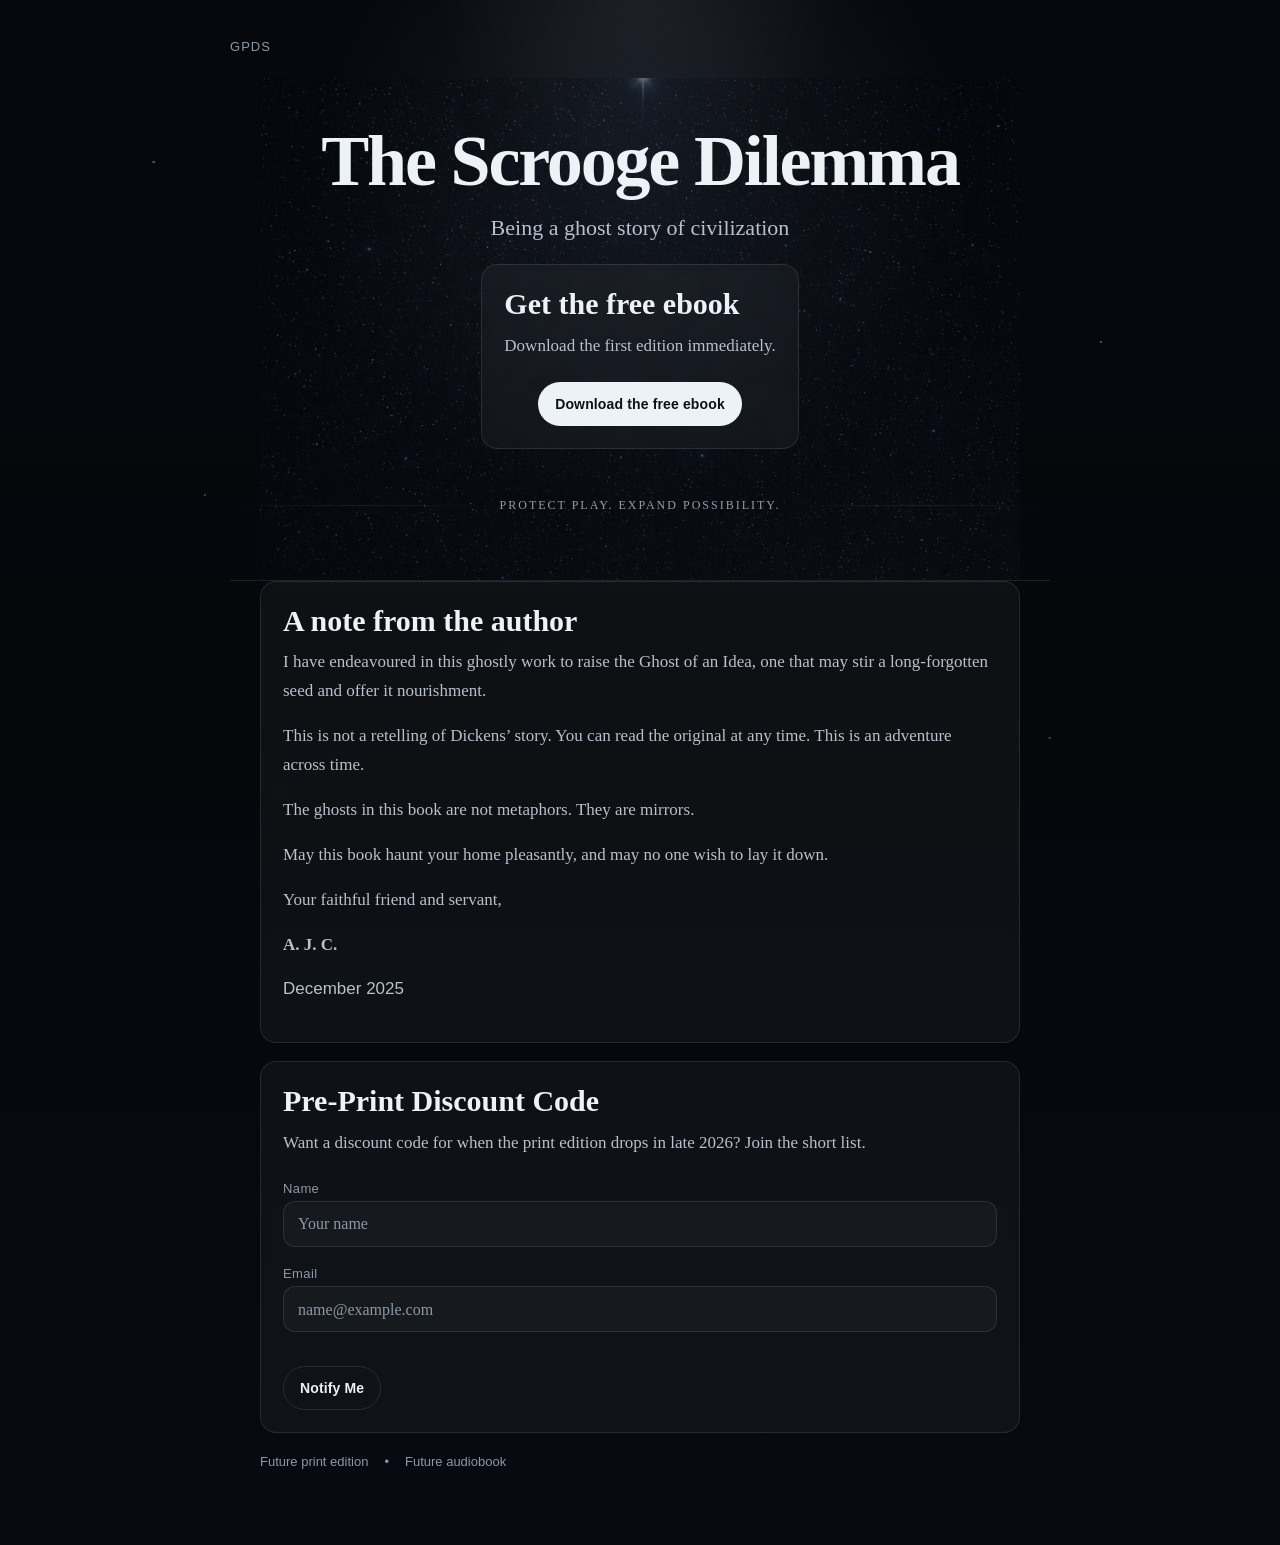
<file: v2/scrooge/index.html>
<!DOCTYPE html>
<html lang="en">
<head>
  <meta charset="UTF-8" />
  <meta name="viewport" content="width=device-width, initial-scale=1.0" />
  <meta name="description" content="The Scrooge Dilemma — First Edition. Download the free ebook and join the print release list." />
  <meta property="og:title" content="The Scrooge Dilemma — First Edition" />
  <meta property="og:description" content="A ghost story of civilization, written for humans and released with machine notes." />
  <meta property="og:type" content="website" />
  <title>The Scrooge Dilemma — First Edition</title>

  <link rel="stylesheet" href="/v2/assets/site.css" />

  <style>
    .book-page {
      max-width: 860px;
      margin: 0 auto;
      padding: 28px 20px 72px;
      position: relative;
      z-index: 1;
    }

    .book-hero {
      position: relative;
      overflow: hidden;
      display: grid;
      gap: 18px;
      padding: 48px 0 28px;
      border-bottom: 1px solid var(--line);
    }

    .book-hero::after {
      content: "";
      position: absolute;
      width: 760px;
      height: 760px;
      left: 50%;
      top: 40%;
      transform: translate(-50%, -50%);
      background-image: url("/v2/assets/0-cover-art.png");
      background-repeat: no-repeat;
      background-size: cover;
      background-position: center;
      opacity: 0.30;
      pointer-events: none;
      z-index: 0;
      border-radius: 10%;
      filter: saturate(1.05);
    }

    .book-hero > * {
      position: relative;
      z-index: 1;
    }

    .book-intro {
      max-width: 760px;
      margin: 0 auto;
      text-align: center;
    }

    .book-intro h1 {
      margin: 0 0 12px;
    }

    .book-subtitle {
      margin: 0 auto;
      max-width: 34ch;
      color: var(--muted);
      font-size: 22px;
    }

    .download-panel,
    .signup-panel,
    .note-panel {
      border: 1px solid var(--line);
      background: var(--panel);
      border-radius: var(--radius);
      padding: 22px;
      backdrop-filter: blur(4px);
    }

    .download-panel {
      max-width: 760px;
      margin: 0 auto;
    }

    .download-panel h2,
    .signup-panel h2,
    .note-panel h2 {
      margin: 0 0 10px;
      font-size: clamp(22px, 3vw, 30px);
      line-height: 1.15;
    }

    .download-panel p,
    .signup-panel p,
    .note-panel p {
      margin: 0 0 16px;
      color: var(--muted);
      font-size: 17px;
    }

    .book-meta {
      font-family: Arial, Helvetica, sans-serif;
      font-size: 13px;
      color: var(--soft);
      margin-top: 8px;
    }

    .book-actions {
      display: grid;
      gap: 18px;
      max-width: 760px;
      margin: 0 auto;
    }

    .book-form {
      display: grid;
      gap: 12px;
    }

    .book-form label {
      font-family: Arial, Helvetica, sans-serif;
      font-size: 13px;
      color: var(--soft);
      letter-spacing: 0.03em;
    }

    .book-form input {
      width: 100%;
      min-height: 46px;
      padding: 0 14px;
      border-radius: 12px;
      border: 1px solid var(--line);
      background: rgba(255,255,255,0.03);
      color: var(--ink);
      font: inherit;
    }

    .book-form input::placeholder {
      color: var(--soft);
    }

    .book-form button {
      cursor: pointer;
    }

    .mini-links {
      display: flex;
      flex-wrap: wrap;
      gap: 10px 16px;
      font-family: Arial, Helvetica, sans-serif;
      font-size: 13px;
      color: var(--soft);
    }

    @media (max-width: 640px) {
      .book-page {
        padding-left: 16px;
        padding-right: 16px;
      }

      .book-hero {
        padding: 28px 0 20px;
      }

      .book-hero::after {
        width: 420px;
        height: 420px;
        left: 50%;
        top: 30%;
        transform: translate(-50%, -50%);
        opacity: 0.30;
        background-size: cover;
        background-position: center;
      }

      .book-intro h1 {
        font-size: 38px;
      }

      .book-subtitle,
      .download-panel p,
      .signup-panel p,
      .note-panel p {
        font-size: 16px;
      }
    }
  </style>
</head>

<body>
  <main class="book-page">
    <div class="topbar">
      <div><a href="/v2/" style="color: inherit; text-decoration: none;">GPDS</a></div>
    </div>

    <section class="book-hero">
      <div class="book-intro">
        <h1>The Scrooge Dilemma</h1>
        <p class="book-subtitle">
          Being a ghost story of civilization
        </p>
      </div>

      <div class="download-panel">
        <h2>Get the free ebook</h2>
        <p>Download the first edition immediately.</p>
        <div class="cta-row" style="display: flex; justify-content: center;">
        <a class="btn primary" href="/v2/scrooge/Scrooge_Dilemma.pdf" download>Download the free ebook</a>
        </div>
          </div>


    <div class="signal-line">
      <span>Protect play. Expand possibility.</span>
    </div>
    </section>
    <section class="book-actions">
      <div class="note-panel">
        <h2>A note from the author</h2>
        <p>I have endeavoured in this ghostly work to raise the Ghost of an Idea, one that may stir a long-forgotten seed and offer it nourishment.</p>
        <p>This is not a retelling of Dickens’ story. You can read the original at any time. This is an adventure across time.</p>
        <p>The ghosts in this book are not metaphors. They are mirrors.</p>
        <p>May this book haunt your home pleasantly, and may no one wish to lay it down.</p>
        <p>Your faithful friend and servant,</p>
        <p><strong>A. J. C.</strong></p>
        <p class="book-meta">December 2025</p>
      </div>
      <div class="signup-panel">
        <h2>Pre-Print Discount Code</h2>
        <p>
          Want a discount code for when the print edition drops in late 2026? Join the short list. 
        </p>
        <form name="scrooge-print-list" method="POST" data-netlify="true" class="book-form">
          <input type="hidden" name="form-name" value="scrooge-print-list" />
          <div>
            <label for="name">Name</label>
            <input id="name" name="name" type="text" placeholder="Your name" />
          </div>

          <div>
            <label for="email">Email</label>
            <input id="email" name="email" type="email" placeholder="name@example.com" required />
          </div>

          <div class="cta-row">
            <button class="btn secondary" type="submit">Notify Me</button>
          </div>
        </form>

         </div>

     

      <div class="mini-links">
        <span>Future print edition</span>
        <span>•</span>
        <span>Future audiobook</span>
      </div>
    </section>
  </main>
</body>
</html>
</file>
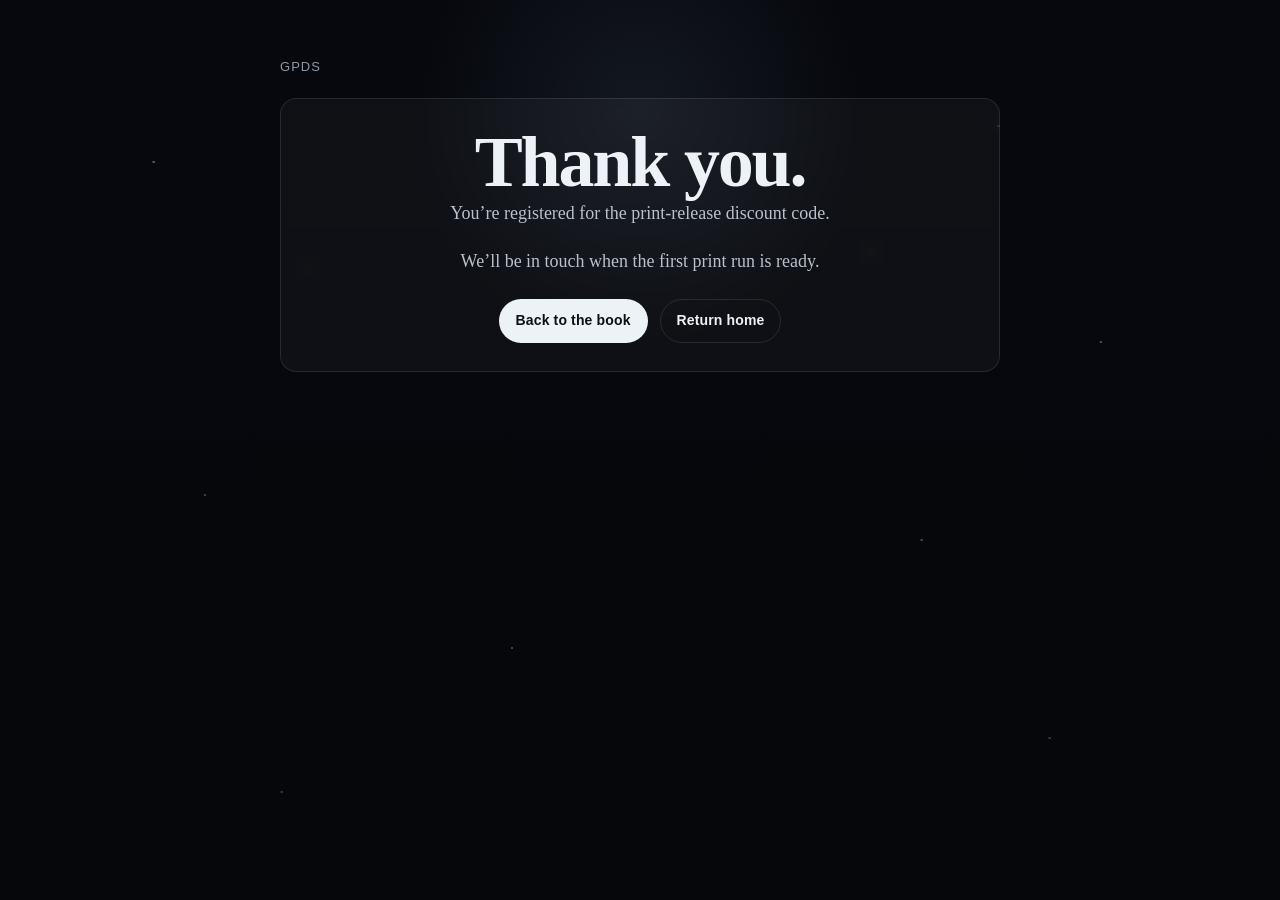
<file: scrooge/thank-you.html>
<!DOCTYPE html>
<html lang="en">
<head>
  <meta charset="UTF-8" />
  <meta name="viewport" content="width=device-width, initial-scale=1.0" />
  <meta name="description" content="Thank you for joining the Scrooge print release list." />
  <title>Thank You — The Scrooge Dilemma</title>
  <link rel="stylesheet" href="/assets/site.css" />
  <style>
    .thanks-page {
      max-width: 760px;
      margin: 0 auto;
      padding: 48px 20px 72px;
      position: relative;
      z-index: 1;
    }

    .thanks-card {
      border: 1px solid var(--line);
      background: var(--panel);
      border-radius: var(--radius);
      padding: 28px;
      backdrop-filter: blur(4px);
      text-align: center;
    }

    .thanks-card p {
      color: var(--muted);
      font-size: 18px;
      margin: 0 0 18px;
    }
body {
  margin: 0;
  min-height: 100vh;
  color: var(--ink);
  background:
    radial-gradient(circle at 50% 12%, rgba(180, 210, 255, 0.08), transparent 22%),
    linear-gradient(180deg, #06080d 0%, #05070b 100%);
  font-family: Georgia, Cambria, "Times New Roman", Times, serif;
  line-height: 1.7;
  -webkit-font-smoothing: antialiased;
  text-rendering: optimizeLegibility;
}
    @media (max-width: 640px) {
      .thanks-page {
        padding-left: 16px;
        padding-right: 16px;
      }

      .thanks-card p {
        font-size: 16px;
      }
    }
  </style>
</head>
<body>
  <main class="thanks-page">
    <div class="topbar">
      <div><a href="/" style="color: inherit; text-decoration: none;">GPDS</a></div>
    </div>

    <div class="thanks-card">
      <h1>Thank you.</h1>
      <p>You’re registered for the print-release discount code.</p>
      <p>We’ll be in touch when the first print run is ready.</p>

      <div class="cta-row" style="justify-content: center;">
        <a class="btn primary" href="/scrooge/">Back to the book</a>
        <a class="btn secondary" href="/">Return home</a>
      </div>
    </div>
  </main>
</body>
</html>
</file>
<file: assets/site.css>
:root {
      --bg: #05070b;
      --panel: rgba(255,255,255,0.04);
      --panel-2: rgba(255,255,255,0.03);
      --ink: #edf2f7;
      --muted: #b8c1cc;
      --soft: #8d98a7;
      --line: rgba(255,255,255,0.10);
      --link: #9ec8ff;
      --link-hover: #c7dfff;
      --btn-bg: #edf2f7;
      --btn-ink: #0c1117;
      --btn-alt-bg: transparent;
      --btn-alt-ink: #edf2f7;
      --glow: 0 0 60px rgba(255,255,255,0.08);
      --max: 1080px;
      --radius: 16px;
    }

    * { box-sizing: border-box; }
    html { scroll-behavior: smooth; }
    body {
      margin: 0;
      min-height: 100%;
      color: var(--ink);
      background:
        radial-gradient(circle at 50% 12%, rgba(180, 210, 255, 0.10), transparent 22%),
        radial-gradient(circle at 50% 0%, rgba(255,255,255,0.06), transparent 12%),
        linear-gradient(180deg, #06080d 0%, #05070b 48%, #070a10 100%);
      font-family: Georgia, Cambria, "Times New Roman", Times, serif;
      line-height: 1.7;
      -webkit-font-smoothing: antialiased;
      text-rendering: optimizeLegibility;
    }

    body::before {
      content: "";
      position: fixed;
      inset: 0;
      pointer-events: none;
      background-image:
        radial-gradient(circle at 12% 18%, rgba(255,255,255,0.9) 0 1px, transparent 1.5px),
        radial-gradient(circle at 78% 14%, rgba(255,255,255,0.85) 0 1px, transparent 1.5px),
        radial-gradient(circle at 68% 28%, rgba(255,255,255,0.8) 0 1px, transparent 1.5px),
        radial-gradient(circle at 24% 30%, rgba(255,255,255,0.7) 0 1px, transparent 1.5px),
        radial-gradient(circle at 86% 38%, rgba(255,255,255,0.75) 0 1px, transparent 1.5px),
        radial-gradient(circle at 16% 55%, rgba(255,255,255,0.6) 0 1px, transparent 1.5px),
        radial-gradient(circle at 72% 60%, rgba(255,255,255,0.65) 0 1px, transparent 1.5px),
        radial-gradient(circle at 40% 72%, rgba(255,255,255,0.7) 0 1px, transparent 1.5px),
        radial-gradient(circle at 82% 82%, rgba(255,255,255,0.55) 0 1px, transparent 1.5px),
        radial-gradient(circle at 22% 88%, rgba(255,255,255,0.5) 0 1px, transparent 1.5px);
      opacity: 0.35;
    }

    a {
      color: var(--link);
      text-decoration: none;
    }
    a:hover {
      color: var(--link-hover);
      text-decoration: underline;
    }

    .wrap {
      max-width: var(--max);
      margin: 0 auto;
      padding: 28px 20px 72px;
      position: relative;
      z-index: 1;
    }



    .topbar {
      display: flex;
      justify-content: space-between;
      align-items: center;
      gap: 16px;
      padding: 8px 0 20px;
      color: var(--soft);
      font-family: Arial, Helvetica, sans-serif;
      font-size: 13px;
      letter-spacing: 0.08em;
      text-transform: uppercase;
    }

    .nav {
      display: flex;
      gap: 16px;
      flex-wrap: wrap;
      justify-content: flex-end;
    }

    .nav a {
      color: var(--soft);
      text-decoration: none;
    }

.signal-line {
display: flex;
align-items: center;
justify-content: center;
gap: 16px;
width: 100%;
margin: 28px 0 36px;
opacity: 0.8;
}

.signal-line::before,
.signal-line::after {
content: "";
flex: 1 1 auto;
height: 1px;
background: linear-gradient(to right, transparent, var(--line), transparent);
}

.signal-line span {
font-size: 12px;
letter-spacing: 2px;
text-transform: uppercase;
color: var(--muted);
white-space: nowrap;
}

.hero {
display: grid;
grid-template-columns: 1fr;
gap: 28px;
align-items: center;
padding: 34px 0 42px;
border-bottom: 1px solid var(--line);
position: relative;
overflow: hidden;    
}
.hero::after {
  content: "";
  position: absolute;

  width: 820px;
  height: 820px;

  right: -200px;
  top: 50%;
  transform: translateY(-50%);

  background-image: url("0-cover-starfield_hero.png");
  background-repeat: no-repeat;
  background-size: cover;
  background-position: center;

  opacity: 0.30;
  pointer-events: none;
  z-index: 0;

  border-radius: 50%;

  filter: saturate(1.10);
}
.hero > div {
position: relative;
z-index: 1;
}
.hero-signal {
margin-top: 18px;
font-size: 13px;
letter-spacing: 1.5px;
text-transform: uppercase;
color: var(--muted);
opacity: 0.65;
}

    .eyebrow {
      margin: 0 0 12px;
      color: var(--soft);
      font-family: Arial, Helvetica, sans-serif;
      font-size: 12px;
      letter-spacing: 0.10em;
      text-transform: uppercase;
    }

    h1 {
      margin: 0;
      font-size: clamp(42px, 6vw, 72px);
      line-height: 0.98;
      font-weight: 700;
      letter-spacing: -0.03em;
    }

    .hero p {
      margin: 16px 0 0;
      font-size: 20px;
      color: var(--muted);
      max-width: 32ch;
    }
    .cta-row {
      display: flex;
      flex-wrap: wrap;
      gap: 12px;
      margin-top: 22px;
    }
    .btn {
      display: inline-flex;
      align-items: center;
      justify-content: center;
      min-height: 44px;
      padding: 0 16px;
      border-radius: 999px;
      border: 1px solid var(--line);
      text-decoration: none;
      font-family: Arial, Helvetica, sans-serif;
      font-weight: 700;
      font-size: 14px;
      letter-spacing: 0.01em;
      transition: transform 0.08s ease, background 0.2s ease, border-color 0.2s ease;
    }
    .btn:hover {
      text-decoration: none;
      transform: translateY(-1px);
    }

    .btn.primary {
      background: var(--btn-bg);
      color: var(--btn-ink);
    }

    .btn.secondary {
      background: var(--btn-alt-bg);
      color: var(--btn-alt-ink);
    }

    .section {
      padding: 34px 0;
      border-bottom: 1px solid var(--line);
    }

    .section-kicker {
      margin: 0 0 8px;
      color: var(--soft);
      font-family: Arial, Helvetica, sans-serif;
      font-size: 12px;
      letter-spacing: 0.08em;
      text-transform: uppercase;
    }

    h2 {
      margin: 0 0 12px;
      font-size: clamp(28px, 3vw, 40px);
      line-height: 1.1;
    }

    .lede {
      margin: 0;
      max-width: 65ch;
      color: var(--muted);
      font-size: 18px;
    }

    .feature-grid,
    .book-grid,
    .signal-grid {
      display: grid;
      grid-template-columns: 0.9fr 1.1fr;
      gap: 24px;
      margin-top: 20px;
    }

    .paper-art {
      border-radius: 24px;
      overflow: hidden;
      border: 1px solid var(--line);
      background: var(--panel);
      box-shadow: var(--glow);
      aspect-ratio: 1 / 1;
      align-self: start;
    }

    .card {
      border: 1px solid var(--line);
      background: var(--panel);
      border-radius: var(--radius);
      padding: 20px;
      backdrop-filter: blur(4px);
    }

    .meta,
    .small {
      font-family: Arial, Helvetica, sans-serif;
      font-size: 13px;
      color: var(--soft);
    }

    .doi {
      word-break: break-word;
      margin-top: 12px;
    }

    .series-grid {
      display: grid;
      grid-template-columns: repeat(5, minmax(0, 1fr));
      gap: 16px;
      margin-top: 22px;
    }

    .series-card {
      display: flex;
      flex-direction: column;
      gap: 12px;
      border: 1px solid var(--line);
      border-radius: var(--radius);
      padding: 12px;
      background: var(--panel);
      min-height: 100%;
    }

    .series-card .thumb {
      aspect-ratio: 4 / 5;
      border-radius: 12px;
      overflow: hidden;
      border: 1px solid rgba(255,255,255,0.08);
      background: #020305;
    }

    .series-card h3 {
      margin: 0;
      font-size: 18px;
      line-height: 1.2;
    }

    .series-card p {
      margin: 0;
      color: var(--muted);
      font-size: 15px;
    }

    .series-card .links {
      margin-top: auto;
      display: flex;
      flex-wrap: wrap;
      gap: 10px;
      font-family: Arial, Helvetica, sans-serif;
      font-size: 13px;
    }

    .book-card {
      border-radius: 20px;
      overflow: hidden;
      border: 1px solid var(--line);
      background: var(--panel);
      aspect-ratio: 4 / 5;
      box-shadow: var(--glow);
    }
.paper-art img,
.series-card img,
.book-card img {
width: 100%;
height: 100%;
object-fit: cover;
display: block;
}
    .signal-list {
      display: grid;
      gap: 12px;
    }

    .signal-item {
      padding: 16px 0;
      border-top: 1px solid rgba(255,255,255,0.08);
    }

    .signal-item:first-child {
      border-top: 0;
      padding-top: 0;
    }

    footer {
      padding-top: 28px;
      color: var(--soft);
      font-family: Arial, Helvetica, sans-serif;
      font-size: 13px;
      display: flex;
      flex-wrap: wrap;
      gap: 10px 14px;
    }

    @media (max-width: 780px) {
      .hero,
      .feature-grid,
      .book-grid,
      .signal-grid {
        grid-template-columns: 1fr;
      }

	nav {
		flex-wrap: wrap;
		gap: 8px;
		font-size: 12px;
	}
  }

@media (max-width: 640px) {

/* Layout tightening */
.wrap {
padding-left: 16px;
padding-right: 16px;
}

/* Hero */
.hero {
grid-template-columns: 1fr;
}
.hero::after {
    width: 100%;
    height: 100%;
    inset: 0;
    right: auto;
    top: -12%;
    transform: none;

    opacity: 0.22;
    background-size: cover;
    background-position: 0% center;
    border-radius: 0;
  }
h1 {
font-size: 38px;
}

.hero p,
.lede {
font-size: 17px;
}

/* CTA buttons */
.cta-row {
flex-direction: column;
align-items: flex-start;
}

.cta-row a {
width: 100%;
text-align: center;
}

/* Nav */
nav {
flex-wrap: wrap;
gap: 8px;
font-size: 12px;
}

/* Paper arc (key transformation) */
.series-grid {
grid-template-columns: 1fr;
gap: 12px;
}

.series-card {
display: grid;
grid-template-columns: 80px 1fr;
gap: 12px;
align-items: center;
}

.series-card img {
height: 80px;
width: 80px;
object-fit: cover;
}

.series-card h3 {
font-size: 14px;
margin: 0;
}

.series-card p {
font-size: 12px;
margin: 4px 0 0;
}
}
</file>
<file: v2/assets/site.css>
:root {
      --bg: #05070b;
      --panel: rgba(255,255,255,0.04);
      --panel-2: rgba(255,255,255,0.03);
      --ink: #edf2f7;
      --muted: #b8c1cc;
      --soft: #8d98a7;
      --line: rgba(255,255,255,0.10);
      --link: #9ec8ff;
      --link-hover: #c7dfff;
      --btn-bg: #edf2f7;
      --btn-ink: #0c1117;
      --btn-alt-bg: transparent;
      --btn-alt-ink: #edf2f7;
      --glow: 0 0 60px rgba(255,255,255,0.08);
      --max: 1080px;
      --radius: 16px;
    }

    * { box-sizing: border-box; }
    html { scroll-behavior: smooth; }
    body {
      margin: 0;
      min-height: 100%;
      color: var(--ink);
      background:
        radial-gradient(circle at 50% 12%, rgba(180, 210, 255, 0.10), transparent 22%),
        radial-gradient(circle at 50% 0%, rgba(255,255,255,0.06), transparent 12%),
        linear-gradient(180deg, #06080d 0%, #05070b 48%, #070a10 100%);
      font-family: Georgia, Cambria, "Times New Roman", Times, serif;
      line-height: 1.7;
      -webkit-font-smoothing: antialiased;
      text-rendering: optimizeLegibility;
    }

    body::before {
      content: "";
      position: fixed;
      inset: 0;
      pointer-events: none;
      background-image:
        radial-gradient(circle at 12% 18%, rgba(255,255,255,0.9) 0 1px, transparent 1.5px),
        radial-gradient(circle at 78% 14%, rgba(255,255,255,0.85) 0 1px, transparent 1.5px),
        radial-gradient(circle at 68% 28%, rgba(255,255,255,0.8) 0 1px, transparent 1.5px),
        radial-gradient(circle at 24% 30%, rgba(255,255,255,0.7) 0 1px, transparent 1.5px),
        radial-gradient(circle at 86% 38%, rgba(255,255,255,0.75) 0 1px, transparent 1.5px),
        radial-gradient(circle at 16% 55%, rgba(255,255,255,0.6) 0 1px, transparent 1.5px),
        radial-gradient(circle at 72% 60%, rgba(255,255,255,0.65) 0 1px, transparent 1.5px),
        radial-gradient(circle at 40% 72%, rgba(255,255,255,0.7) 0 1px, transparent 1.5px),
        radial-gradient(circle at 82% 82%, rgba(255,255,255,0.55) 0 1px, transparent 1.5px),
        radial-gradient(circle at 22% 88%, rgba(255,255,255,0.5) 0 1px, transparent 1.5px);
      opacity: 0.35;
    }

    a {
      color: var(--link);
      text-decoration: none;
    }
    a:hover {
      color: var(--link-hover);
      text-decoration: underline;
    }

    .wrap {
      max-width: var(--max);
      margin: 0 auto;
      padding: 28px 20px 72px;
      position: relative;
      z-index: 1;
    }



    .topbar {
      display: flex;
      justify-content: space-between;
      align-items: center;
      gap: 16px;
      padding: 8px 0 20px;
      color: var(--soft);
      font-family: Arial, Helvetica, sans-serif;
      font-size: 13px;
      letter-spacing: 0.08em;
      text-transform: uppercase;
    }

    .nav {
      display: flex;
      gap: 16px;
      flex-wrap: wrap;
      justify-content: flex-end;
    }

    .nav a {
      color: var(--soft);
      text-decoration: none;
    }

.signal-line {
display: flex;
align-items: center;
justify-content: center;
gap: 16px;
width: 100%;
margin: 28px 0 36px;
opacity: 0.8;
}

.signal-line::before,
.signal-line::after {
content: "";
flex: 1 1 auto;
height: 1px;
background: linear-gradient(to right, transparent, var(--line), transparent);
}

.signal-line span {
font-size: 12px;
letter-spacing: 2px;
text-transform: uppercase;
color: var(--muted);
white-space: nowrap;
}

.hero {
display: grid;
grid-template-columns: 1fr;
gap: 28px;
align-items: center;
padding: 34px 0 42px;
border-bottom: 1px solid var(--line);
position: relative;
overflow: hidden;    
}
.hero::after {
  content: "";
  position: absolute;

  width: 820px;
  height: 820px;

  right: -320px;
  top: 50%;
  transform: translateY(-50%);

  background-image: url("0-Cover-Starfield.png");
  background-repeat: no-repeat;
  background-size: cover;
  background-position: center;

  opacity: 0.16;
  pointer-events: none;
  z-index: 0;

  border-radius: 50%;

  filter: saturate(1.03);
}
.hero > div {
position: relative;
z-index: 1;
}
.hero-signal {
margin-top: 18px;
font-size: 13px;
letter-spacing: 1.5px;
text-transform: uppercase;
color: var(--muted);
opacity: 0.65;
}

    .eyebrow {
      margin: 0 0 12px;
      color: var(--soft);
      font-family: Arial, Helvetica, sans-serif;
      font-size: 12px;
      letter-spacing: 0.10em;
      text-transform: uppercase;
    }

    h1 {
      margin: 0;
      font-size: clamp(42px, 6vw, 72px);
      line-height: 0.98;
      font-weight: 700;
      letter-spacing: -0.03em;
    }

    .hero p {
      margin: 16px 0 0;
      font-size: 20px;
      color: var(--muted);
      max-width: 32ch;
    }
    .cta-row {
      display: flex;
      flex-wrap: wrap;
      gap: 12px;
      margin-top: 22px;
    }
    .btn {
      display: inline-flex;
      align-items: center;
      justify-content: center;
      min-height: 44px;
      padding: 0 16px;
      border-radius: 999px;
      border: 1px solid var(--line);
      text-decoration: none;
      font-family: Arial, Helvetica, sans-serif;
      font-weight: 700;
      font-size: 14px;
      letter-spacing: 0.01em;
      transition: transform 0.08s ease, background 0.2s ease, border-color 0.2s ease;
    }
    .btn:hover {
      text-decoration: none;
      transform: translateY(-1px);
    }

    .btn.primary {
      background: var(--btn-bg);
      color: var(--btn-ink);
    }

    .btn.secondary {
      background: var(--btn-alt-bg);
      color: var(--btn-alt-ink);
    }

    .section {
      padding: 34px 0;
      border-bottom: 1px solid var(--line);
    }

    .section-kicker {
      margin: 0 0 8px;
      color: var(--soft);
      font-family: Arial, Helvetica, sans-serif;
      font-size: 12px;
      letter-spacing: 0.08em;
      text-transform: uppercase;
    }

    h2 {
      margin: 0 0 12px;
      font-size: clamp(28px, 3vw, 40px);
      line-height: 1.1;
    }

    .lede {
      margin: 0;
      max-width: 65ch;
      color: var(--muted);
      font-size: 18px;
    }

    .feature-grid,
    .book-grid,
    .signal-grid {
      display: grid;
      grid-template-columns: 0.9fr 1.1fr;
      gap: 24px;
      margin-top: 20px;
    }

    .paper-art {
      border-radius: 24px;
      overflow: hidden;
      border: 1px solid var(--line);
      background: var(--panel);
      box-shadow: var(--glow);
      aspect-ratio: 1 / 1;
      align-self: start;
    }

    .card {
      border: 1px solid var(--line);
      background: var(--panel);
      border-radius: var(--radius);
      padding: 20px;
      backdrop-filter: blur(4px);
    }

    .meta,
    .small {
      font-family: Arial, Helvetica, sans-serif;
      font-size: 13px;
      color: var(--soft);
    }

    .doi {
      word-break: break-word;
      margin-top: 12px;
    }

    .series-grid {
      display: grid;
      grid-template-columns: repeat(5, minmax(0, 1fr));
      gap: 16px;
      margin-top: 22px;
    }

    .series-card {
      display: flex;
      flex-direction: column;
      gap: 12px;
      border: 1px solid var(--line);
      border-radius: var(--radius);
      padding: 12px;
      background: var(--panel);
      min-height: 100%;
    }

    .series-card .thumb {
      aspect-ratio: 4 / 5;
      border-radius: 12px;
      overflow: hidden;
      border: 1px solid rgba(255,255,255,0.08);
      background: #020305;
    }

    .series-card h3 {
      margin: 0;
      font-size: 18px;
      line-height: 1.2;
    }

    .series-card p {
      margin: 0;
      color: var(--muted);
      font-size: 15px;
    }

    .series-card .links {
      margin-top: auto;
      display: flex;
      flex-wrap: wrap;
      gap: 10px;
      font-family: Arial, Helvetica, sans-serif;
      font-size: 13px;
    }

    .book-card {
      border-radius: 20px;
      overflow: hidden;
      border: 1px solid var(--line);
      background: var(--panel);
      aspect-ratio: 4 / 5;
      box-shadow: var(--glow);
    }
.paper-art img,
.series-card img,
.book-card img {
width: 100%;
height: 100%;
object-fit: cover;
display: block;
}
    .signal-list {
      display: grid;
      gap: 12px;
    }

    .signal-item {
      padding: 16px 0;
      border-top: 1px solid rgba(255,255,255,0.08);
    }

    .signal-item:first-child {
      border-top: 0;
      padding-top: 0;
    }

    footer {
      padding-top: 28px;
      color: var(--soft);
      font-family: Arial, Helvetica, sans-serif;
      font-size: 13px;
      display: flex;
      flex-wrap: wrap;
      gap: 10px 14px;
    }

    @media (max-width: 780px) {
      .hero,
      .feature-grid,
      .book-grid,
      .signal-grid {
        grid-template-columns: 1fr;
      }

	nav {
		flex-wrap: wrap;
		gap: 8px;
		font-size: 12px;
	}
  }

@media (max-width: 640px) {

/* Layout tightening */
.wrap {
padding-left: 16px;
padding-right: 16px;
}

/* Hero */
.hero {
grid-template-columns: 1fr;
}

.hero::after {
width: 420px;
height: 420px;

right: -180px;
top: 58%;
transform: translateY(-50%);

opacity: 0.15;
background-size: cover;
background-position: center;
}
h1 {
font-size: 38px;
}

.hero p,
.lede {
font-size: 17px;
}

/* CTA buttons */
.cta-row {
flex-direction: column;
align-items: flex-start;
}

.cta-row a {
width: 100%;
text-align: center;
}

/* Nav */
nav {
flex-wrap: wrap;
gap: 8px;
font-size: 12px;
}

/* Paper arc (key transformation) */
.series-grid {
grid-template-columns: 1fr;
gap: 12px;
}

.series-card {
display: grid;
grid-template-columns: 80px 1fr;
gap: 12px;
align-items: center;
}

.series-card img {
height: 80px;
width: 80px;
object-fit: cover;
}

.series-card h3 {
font-size: 14px;
margin: 0;
}

.series-card p {
font-size: 12px;
margin: 4px 0 0;
}
}
</file>
